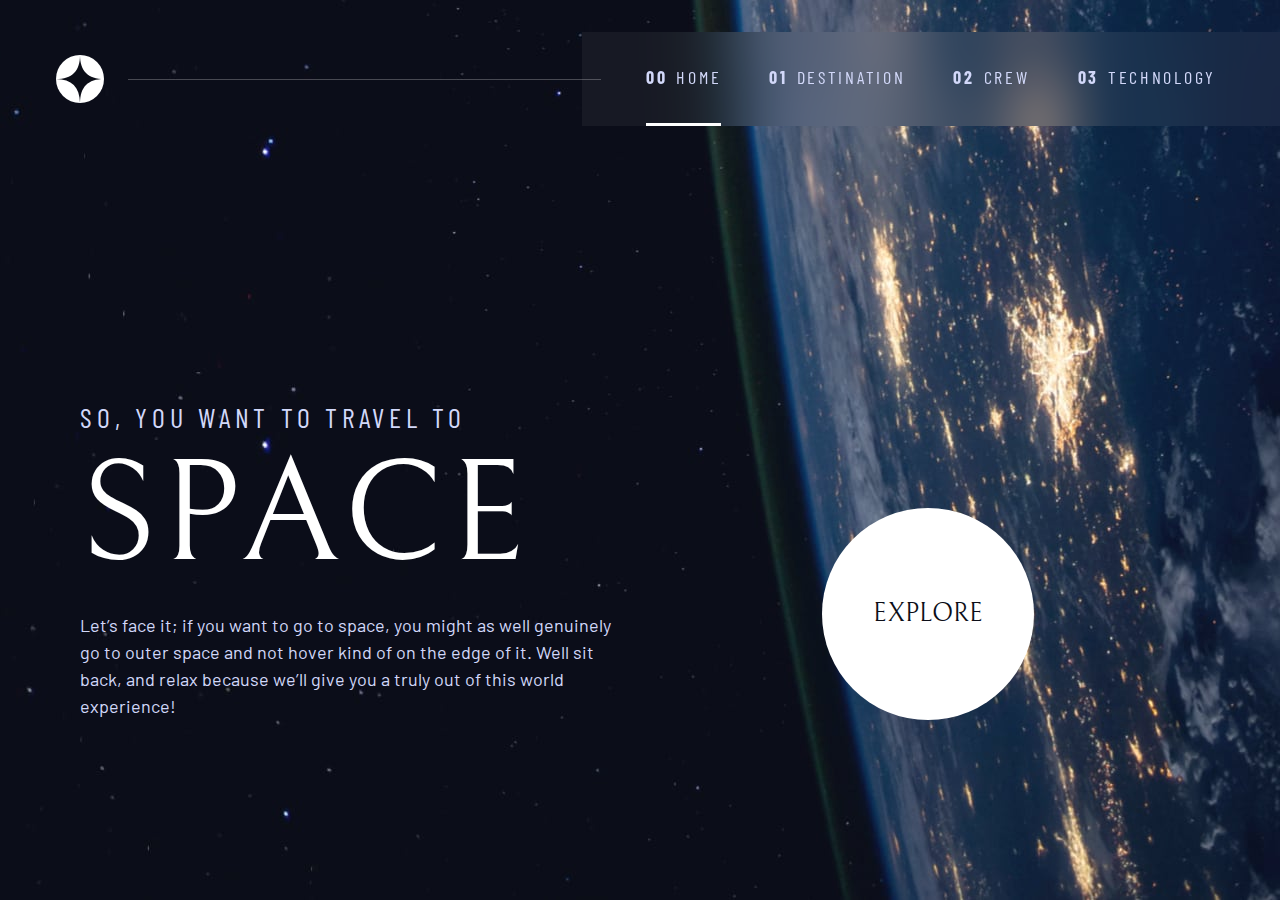
<file: index.html>
<!DOCTYPE html>
<html lang="en">
  <head>
    <meta charset="UTF-8" />
    <meta name="viewport" content="width=device-width, initial-scale=1.0" />
    <!-- Google fonts -->
    <link rel="preconnect" href="https://fonts.googleapis.com" />
    <link rel="preconnect" href="https://fonts.gstatic.com" crossorigin />
    <link
      href="https://fonts.googleapis.com/css2?family=Barlow+Condensed:wght@400;700&family=Bellefair&family=Barlow:wght@400;700&display=swap"
      rel="stylesheet"
    />

    <!-- Custom CSS -->
    <link rel="stylesheet" href="index.css" />
    <link
      rel="icon"
      type="image/png"
      sizes="32x32"
      href="./assets/favicon-32x32.png"
    />

    <title> Space tourism website</title>
  </head>
  <body class="home">
    <a class="skip-to-content" href="#main">Skip to content</a>
    <header class="flex primary-header">
      <div>
        <img
          src="./assets/shared/logo.svg"
          alt="Space Tourism Logo"
          class="logo"
        />
      </div>
      <button class="mobile-nav-toggle" aria-controls="primary-navigation"><span class="sr-only" aria-expanded="false">Menu</span></button>
      <nav>
        <ul   id="primary-navigation" data-visible="false"  class="primary-navigation underline-indicators flex">
          <li aria-selected="true" class="active" >
            <a
              href="index.html"
              class="uppercase fs-400 ff-sans-cond text-light letter-spacing-2"
              ><span aria-hidden="true">00</span>Home</a
            >
          </li>
          <li aria-selected="false"  >
            <a
              href="destination.html" onclick="destinationPage()"
              class="uppercase fs-400 ff-sans-cond text-light letter-spacing-2"
              ><span aria-hidden="true">01</span>Destination</a
            >
          </li>
          <li aria-selected="false">
            <a
              href="crew.html"
              class="uppercase fs-400 ff-sans-cond text-light letter-spacing-2"
              ><span aria-hidden="true">02</span>Crew</a
            >
          </li>
          <li aria-selected="false">
            <a
              href="technology.html"
              class="uppercase fs-400 ff-sans-cond text-light letter-spacing-2"
              ><span aria-hidden="true">03</span>Technology</a
            >
          </li>
        </ul>
      </nav>
    </header>

    <main id="main" class="grid-container grid-container--home">
      <div class="flow">
        <h1 class="text-light fs-500 ff-sans-cond uppercase letter-spacing-1">So, you want to travel to
        <span class="fs-900 ff-serif text-white d-block">Space</span></h1>
        <p class="text-light">Let’s face it; if you want to go to space, you might as well genuinely go to 
        outer space and not hover kind of on the edge of it. Well sit back, and relax 
        because we’ll give you a truly out of this world experience! </p>
      </div>
      <div>
        <a href="destination.html" class="large-button uppercase ff-serif text-dark bg-white">Explore</a>
      </div>
    </main>


    <!-- JS link -->
    <script type="module" src="index.js"></script>
  </body>
</html>
</file>
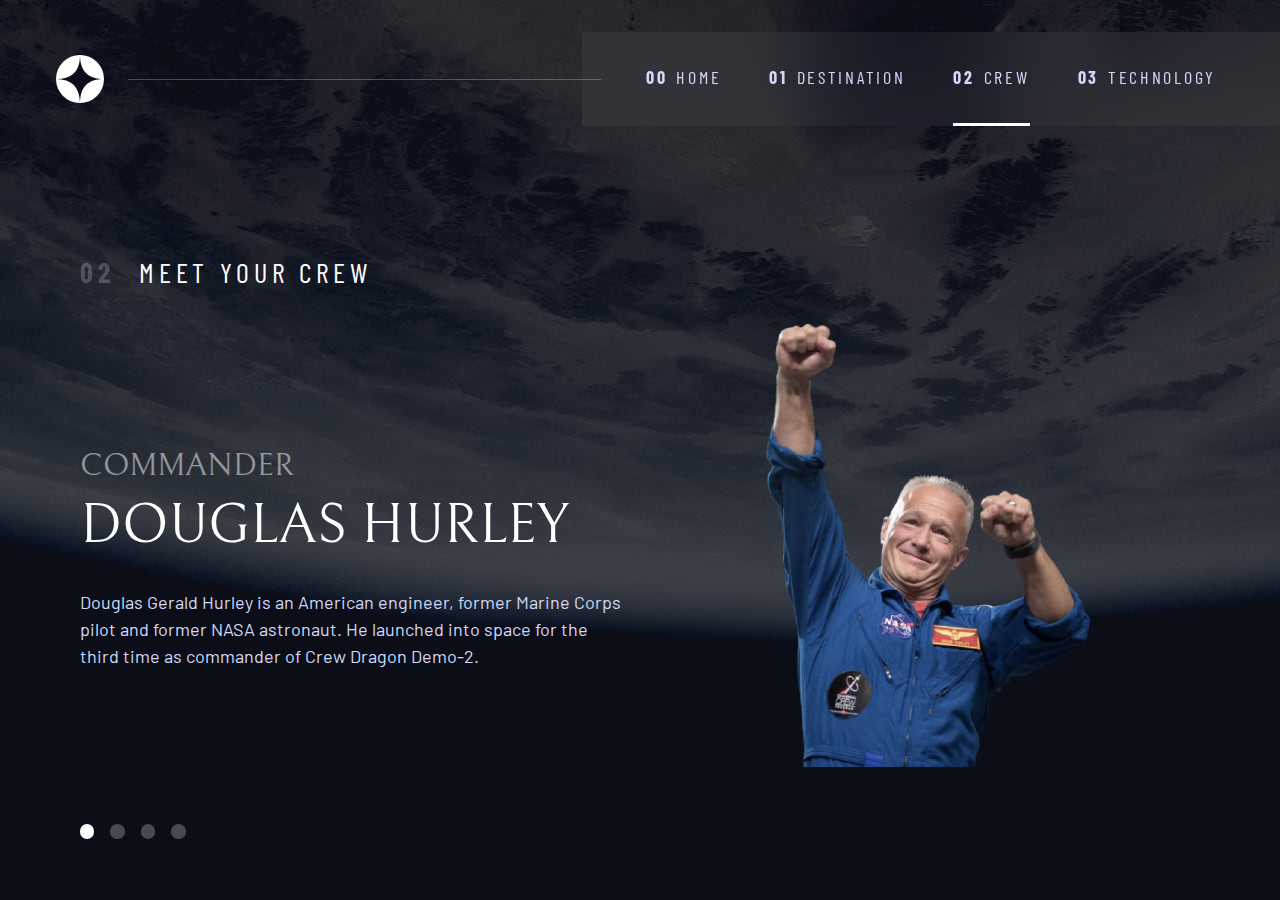
<file: crew.html>
<!DOCTYPE html>
<html lang="en">
  <head>
    <meta charset="UTF-8" />
    <meta name="viewport" content="width=device-width, initial-scale=1.0" />
    <!-- Google fonts -->
    <link rel="preconnect" href="https://fonts.googleapis.com" />
    <link rel="preconnect" href="https://fonts.gstatic.com" crossorigin />
    <link
      href="https://fonts.googleapis.com/css2?family=Barlow+Condensed:wght@400;700&family=Bellefair&family=Barlow:wght@400;700&display=swap"
      rel="stylesheet"
    />

    <!-- Custom CSS -->
    <link rel="stylesheet" href="index.css" />
    <link
      rel="icon"
      type="image/png"
      sizes="32x32"
      href="./assets/favicon-32x32.png"
    />

    <title>Space tourism website</title>
  </head>

  <body class="crew">
    <a class="skip-to-content" href="#main">Skip to content</a>
    <header class="flex primary-header">
      <div>
        <img
          src="./assets/shared/logo.svg"
          alt="Space Tourism Logo"
          class="logo"
        />
      </div>
      <button class="mobile-nav-toggle" aria-controls="primary-navigation"><span class="sr-only" aria-expanded="false">Menu</span></button>
      <nav>
        <ul   id="primary-navigation" data-visible="false"  class="primary-navigation underline-indicators flex">
          <li aria-selected="false">
            <a
              href="index.html"
              class="uppercase fs-400 ff-sans-cond text-light letter-spacing-2"
              ><span aria-hidden="true">00</span>Home</a
            >
          </li>
          <li aria-selected="false">
            <a
              href="destination.html"
              class="uppercase fs-400 ff-sans-cond text-light letter-spacing-2"
              ><span aria-hidden="true">01</span>Destination</a
            >
          </li>
          <li aria-selected="true" class="active" >
            <a
              href="crew.html"
              class="uppercase fs-400 ff-sans-cond text-light letter-spacing-2"
              ><span aria-hidden="true">02</span>Crew</a
            >
          </li>
          <li aria-selected="false">
            <a
              href="technology.html"
              class="uppercase fs-400 ff-sans-cond text-light letter-spacing-2"
              ><span aria-hidden="true">03</span>Technology</a
            >
          </li>
        </ul>
      </nav>
    </header>

    <main id="main" class="grid-container grid-container--crew flow">
      <h1 class="numbered-title slideRight"><span aria-hidden="true">02</span> Meet your crew</h1>

      <div class=" dot-indicators flex">
        <button  aria-selected="true"  id="commander"><span class="sr-only">The commander</span></button>
        <button  aria-selected="false" id="specialist"><span class="sr-only">The mission specialist</span></button>
        <button  aria-selected="false" id="pilot"><span class="sr-only">The pilot</span></button>
        <button  aria-selected="false" id="engineer"><span class="sr-only">The crew engineer</span></button>
      </div>           

<article class="crew-info  flow">
  <header class="flow flow--space-small">
    <h2 class="fs-600 ff-serif uppercase" id="role">Commander</h2>
    <p class="fs-700 uppercase ff-serif" id="name">Douglas Hurley</p>
  </header>
  <p class="text-light" id="description">Douglas Gerald Hurley is an American engineer, former Marine Corps pilot 
  and former NASA astronaut. He launched into space for the third time as 
  commander of Crew Dragon Demo-2.</p>
</article>

<picture class="slideRight">
  <source srcset="assets/crew/image-douglas-hurley.webp" id="webp-image" type="image/webp">
  <img src="assets/crew/image-douglas-hurley.png" id="png-image" alt="Douglas Hurley">
</picture>

    </main>
     <!-- JS link -->
<script type="module" src="crew.js"></script>
  </body>
</html>
</file>
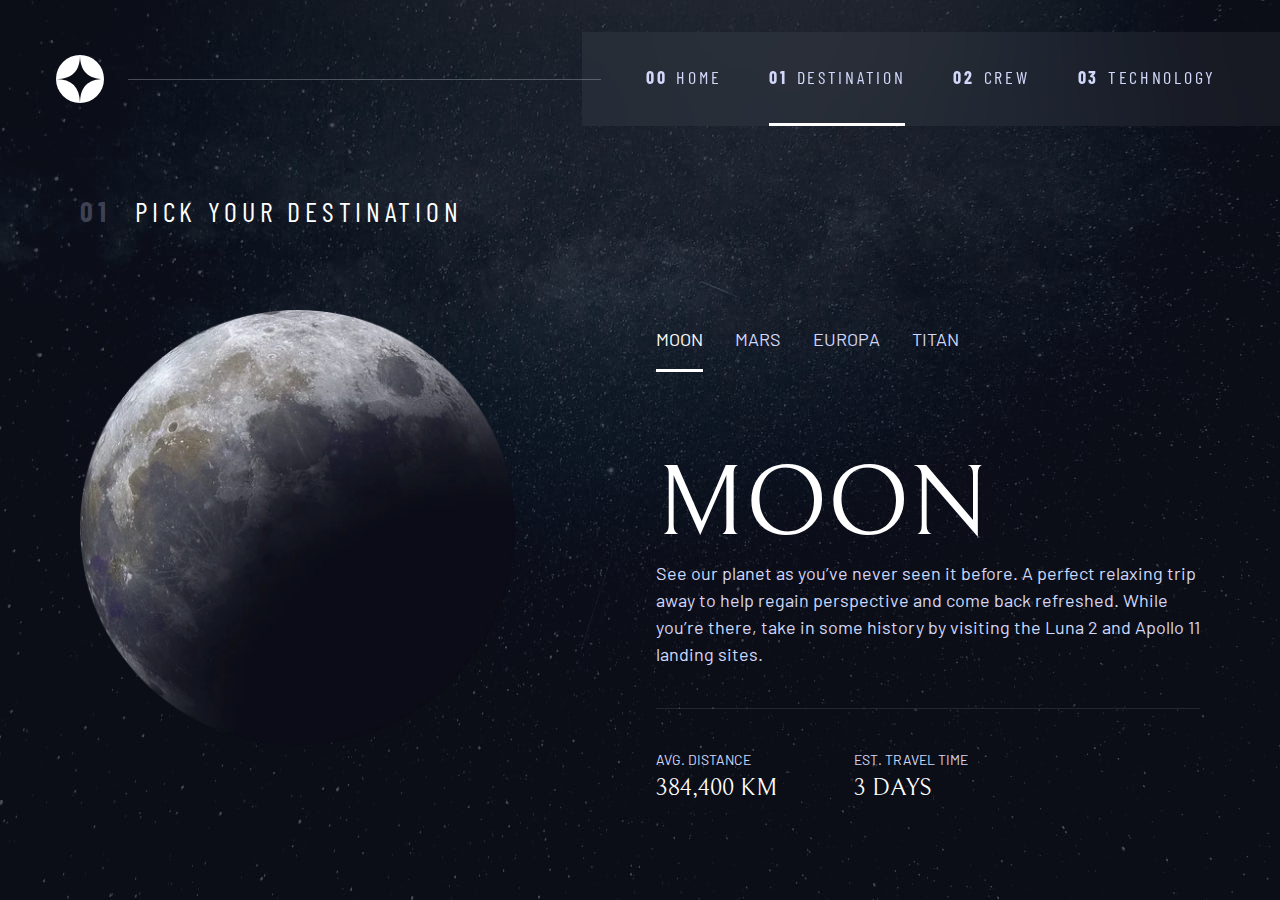
<file: destination.html>
<!DOCTYPE html>
<html lang="en">
  <head>
    <meta charset="UTF-8" />
    <meta name="viewport" content="width=device-width, initial-scale=1.0" />
    <!-- Google fonts -->
    <link rel="preconnect" href="https://fonts.googleapis.com" />
    <link rel="preconnect" href="https://fonts.gstatic.com" crossorigin />
    <link
      href="https://fonts.googleapis.com/css2?family=Barlow+Condensed:wght@400;700&family=Bellefair&family=Barlow:wght@400;700&display=swap"
      rel="stylesheet"
    />

    <!-- Custom CSS -->
    <link rel="stylesheet" href="index.css" />
    <link
      rel="icon"
      type="image/png"
      sizes="32x32"
      href="./assets/favicon-32x32.png"
    />

    <title>Space tourism website</title>
  </head>
  <body class="destination">
    <a class="skip-to-content" href="#main">Skip to content</a>
    <header class="flex primary-header">
      <div>
        <img
          src="./assets/shared/logo.svg"
          alt="Space Tourism Logo"
          class="logo"
        />
      </div>
      <button class="mobile-nav-toggle" aria-controls="primary-navigation"><span class="sr-only" aria-expanded="false">Menu</span></button>
      <nav>
        <ul   id="primary-navigation" data-visible="false"  class="primary-navigation underline-indicators flex">
          <li aria-selected="false">
            <a
              href="index.html"
              class="uppercase fs-400 ff-sans-cond text-light letter-spacing-2"
              ><span aria-hidden="true">00</span>Home</a
            >
          </li>
          <li aria-selected="true" class="active" >
            <a
              href="destination.html" 
              class="uppercase fs-400 ff-sans-cond text-light letter-spacing-2"
              ><span aria-hidden="true">01</span>Destination</a
            >
          </li>
          <li aria-selected="false">
            <a
              href="crew.html"
              class="uppercase fs-400 ff-sans-cond text-light letter-spacing-2"
              ><span aria-hidden="true">02</span>Crew</a
            >
          </li>
          <li aria-selected="false">
            <a
              href="technology.html"
              class="uppercase fs-400 ff-sans-cond text-light letter-spacing-2"
              ><span aria-hidden="true">03</span>Technology</a
            >
          </li>
        </ul>
      </nav>
    </header>

    <main id="main" class="grid-container grid-container--destination flow">

        <h1 class="numbered-title"><span aria-hidden="true">01</span> Pick your destination</h1>
        <picture class="rotate">
          <source id="webp-image" srcset="assets/destination/image-moon.webp" type="image/webp">
          <img id="png-image" src="assets/destination/image-moon.png" alt="the moon">
        </picture>
        <div class="tab-list underline-indicators flex">
          <button aria-selected="true" class="text-light uppercase" id="moon">Moon</button>
          <button aria-selected="false" class="text-light uppercase" id="mars">Mars</button>
          <button aria-selected="false" class="text-light uppercase" id="europa">Europa</button>
          <button aria-selected="false" class="text-light uppercase" id="titan">Titan</button>
      </div>
       

      <article class="destination-info">
        <h2 id="title" class="fs-800 ff-serif uppercase">Moon</h2>
  
        <p id="description" class="text-light"> See our planet as you’ve never seen it before. A perfect relaxing trip away to help 
        regain perspective and come back refreshed. While you’re there, take in some history 
        by visiting the Luna 2 and Apollo 11 landing sites.</p>

      <div class="destination-meta flex">
        <div>
          <h3 class="text-light fs-200 uppercase">Avg. distance</h3>
          <p id="distance" class="ff-serif uppercase">384,400 km</p>
        </div>
        <div>
          <h3 class="text-light fs-200 uppercase">Est. travel time</h3>
          <p id="time"  class="ff-serif uppercase">3 days</p>
        </div>
      </div>
      </article>


    </main>


    <!-- JS link -->
    <script type="module" src="destination.js"></script>
  </body>
</html>
</file>
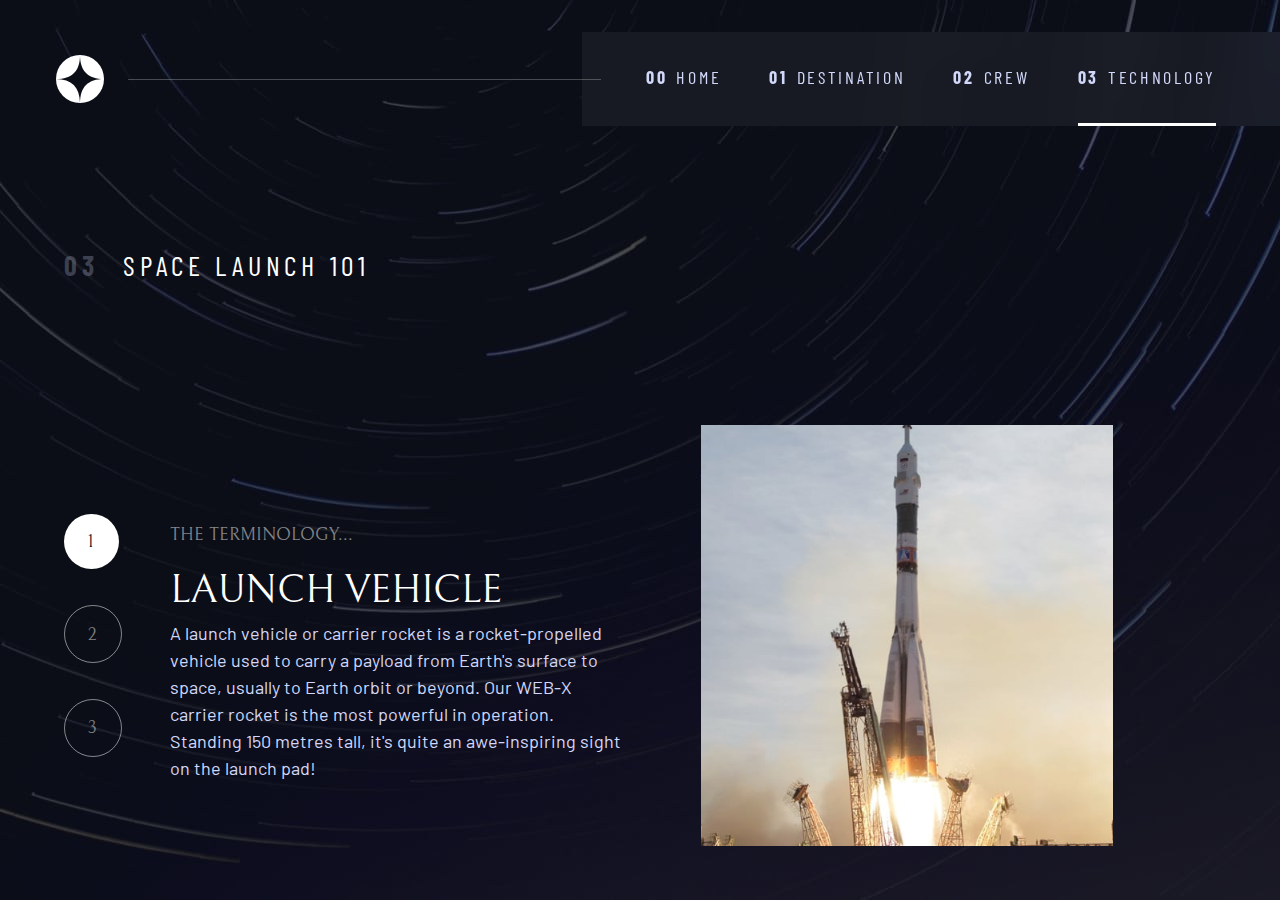
<file: technology.html>
<html lang="en">
  <head>
    <meta charset="UTF-8" />
    <meta name="viewport" content="width=device-width, initial-scale=1.0" />
    <!-- Google fonts -->
    <link rel="preconnect" href="https://fonts.googleapis.com" />
    <link rel="preconnect" href="https://fonts.gstatic.com" crossorigin />
    <link
      href="https://fonts.googleapis.com/css2?family=Barlow+Condensed:wght@400;700&family=Bellefair&family=Barlow:wght@400;700&display=swap"
      rel="stylesheet"
    />

    <!-- Custom CSS -->
    <link rel="stylesheet" href="index.css" />
    <link
      rel="icon"
      type="image/png"
      sizes="32x32"
      href="./assets/favicon-32x32.png"
    />

    <title>Space tourism website</title>
  </head>

  <body class="technology">
    <a class="skip-to-content" href="#main">Skip to content</a>
    <header class="flex primary-header">
      <div>
        <img
          src="./assets/shared/logo.svg"
          alt="Space Tourism Logo"
          class="logo"
        />
      </div>
      <button class="mobile-nav-toggle" aria-controls="primary-navigation"><span class="sr-only" aria-expanded="false">Menu</span></button>
      <nav>
        <ul   id="primary-navigation" data-visible="false"  class="primary-navigation underline-indicators flex">
          <li aria-selected="false">
            <a
              href="index.html"
              class="uppercase fs-400 ff-sans-cond text-light letter-spacing-2"
              ><span aria-hidden="true">00</span>Home</a
            >
          </li>
          <li aria-selected="false">
            <a
              href="destination.html"
              class="uppercase fs-400 ff-sans-cond text-light letter-spacing-2"
              ><span aria-hidden="true">01</span>Destination</a
            >
          </li>
          <li aria-selected="false"  >
            <a
              href="crew.html"
              class="uppercase fs-400 ff-sans-cond text-light letter-spacing-2"
              ><span aria-hidden="true">02</span>Crew</a
            >
          </li>
          <li aria-selected="true" class="active">
            <a
              href="technology.html"
              class="uppercase fs-400 ff-sans-cond text-light letter-spacing-2"
              ><span aria-hidden="true">03</span>Technology</a
            >
          </li>
        </ul>
      </nav>
    </header>

    <main id="main" class="grid-container grid-container--technology flow">
      <h1 class="numbered-title slideRight"><span aria-hidden="true">03</span> Space launch 101</h1>
    

  <article class="technology-info flex  flow">
    
    <div class=" number-indicators flex">
      <button aria-selected="true" id="one" class="bg-dark ff-serif">1</button>
      <button aria-selected="false" id="two" class="bg-dark ff-serif">2</button>
      <button aria-selected="false" id="three" class="bg-dark ff-serif">3</button>
  </div>    

  <div>
    <header class="flow flow--space-small">
    <h2 class="fs-400 ff-serif uppercase" id="role">The terminology...</h2>
     <p class=" uppercase ff-serif" id="name">Launch Vehicle</p>
  </header>
  <p class="text-light" id="description">  A launch vehicle or carrier rocket is a rocket-propelled vehicle used to carry a 
    payload from Earth's surface to space, usually to Earth orbit or beyond. Our 
    WEB-X carrier rocket is the most powerful in operation. Standing 150 metres tall, 
    it's quite an awe-inspiring sight on the launch pad!</p>
  </div>
</article>

<picture>
  <img src="assets/technology/image-launch-vehicle-landscape.jpg" id="landscape-image" alt="Douglas Hurley">
  <img src="assets/technology/image-launch-vehicle-portrait.jpg" id="portrait-image" alt="">
</picture>

    </main>
  <script type="module" src="technology.js"></script>
</body>
</html>
</file>
<file: index.css>
/* ------------------- */
/* Custom properties   */
/* ------------------- */

:root {
    /* colors */
    --clr-dark: 230 35% 7%;
    --clr-light: 231 77% 90%;
    --clr-white: 0 0% 100%;
    
    /* font-sizes */
    --fs-900: clamp(5rem, 10vw + 1rem, 9.375rem);
    --fs-800: 3.5rem;
    --fs-700: 1.5rem;
    --fs-600: 1rem;
    --fs-500: 1rem;
    --fs-400: 0.9375rem;
    --fs-300: 1rem;
    --fs-200: 0.875rem;

    /* font-families */
    --ff-serif: "Bellefair", serif;
    --ff-sans-cond: "Barlow Condensed", sans-serif;
    --ff-sans-normal: "Barlow", sans-serif;
}

@media (min-width:35em){
  :root {
    --fs-800: 5rem;
    --fs-700: 2.5rem;
    --fs-600: 1.5rem;
    --fs-400: 1rem;
    --fs-500: 1.25rem;
}
}
@media(min-width:45em){
  :root {
    /* font-sizes */
    --fs-800: 6.25rem;
    --fs-700: 3.5rem;
    --fs-600: 2rem;
    --fs-500:1.75rem;
    --fs-400: 1.125rem;
}
}


/* ------------------- */
/*      Reset          */
/* ------------------- */



/*-------------------------------------------------------------------*/
/* Box sizing rules ( https://piccalil.li/blog/a-modern-css-reset/ ) */
/*-------------------------------------------------------------------*/
*,
*::before,
*::after {
  box-sizing: border-box;
}

/* Prevent font size inflation */
html {
    -moz-text-size-adjust: none;
    -webkit-text-size-adjust: none;
    text-size-adjust: none;
  }

/* Remove default margin in favour of better control in authored CSS */
body, 
h1, 
h2, 
h3, 
h4, 
p,
figure,
picture
{
  margin: 0;
}

/* font-weight default for all */
h1, 
h2, 
h3, 
h4, 
p{
    font-weight: 400;
}

/* Set core body defaults */
body {
min-height: 100vh;
line-height: 1.5;
font-family: var(--ff-sans-normal);
font-size: var(--fs-400);
background-color: hsl( var(--clr-dark));
color: hsl( var(--clr-white));
display: grid;
grid-template-rows: min-content 1fr;
}

/* Make images easier to work with */
img,
picture {
  max-width: 100%;
  display: block;
}

/* Inherit fonts for inputs and buttons */
input, button,
textarea, select {
  font: inherit;
}

/* remove animations for people who've turned them off */
/* @media (prefers-reduced-motion: reduce) {  
    *,
    *::before,
    *::after {
      animation-duration: 0.01ms !important;
      animation-iteration-count: 1 !important;
      transition-duration: 0.01ms !important;
      scroll-behavior: auto !important;
    }
  } */

/* --------------------------------- */
/*    Utility Classes   */
/* -------------------------------- */

/* https://piccalil.li/blog/a-modern-css-reset/ */

/* general class */
.flex{
    display: flex;
    gap: var(--gap,1rem);    
}
.flow>*:where(:not(:first-child)){
  margin-top: var(--flow-space, 1rem);
  /* outline: 1px solid red; */
}
.flow--space-small {
  --flow-space: .75rem;
}
.grid{
    display: grid;
    gap: var(--gap,1rem);
}

.d-block{
  display: block;
}

.container{
    padding-inline: 2em;
    margin-inline: auto;
    max-width: 70rem;
}


/* For Screen Reader Only (visually-impaired)*/
.sr-only {
    position: absolute;
    width: 1px;
    height: 1px;
    padding: 0;
    margin: -1px;
    overflow: hidden;
    clip: rect(0, 0, 0, 0);
    white-space: nowrap; /* added line */
    border: 0;
  }
  .skip-to-content {
    position: absolute;
    z-index: 9999;
    background: hsl( var(--clr-white) );
    color: hsl( var(--clr-dark) );
    padding: .5em 1em;
    margin-inline: auto;
    transform: translateY(-100%);
    transition: transform 250ms ease-in;
}

.skip-to-content:focus {
    transform: translateY(0);
}

  .box{
    padding: 3rem;
    background-color: lightblue;
    
  }

  /* Colors classes */
  .bg-dark {background-color: hsl( var(--clr-dark) );}
  .bg-light {background-color: hsl( var(--clr-light) );}
  .bg-white {background-color: hsl( var(--clr-white) );}

  .text-dark {color: hsl( var(--clr-dark) );}
  .text-light {color: hsl( var(--clr-light) );}
  .text-white {color: hsl( var(--clr-white) );}

  /* Typography */

  /* font sizes */
  .fs-900{font-size: var(--fs-900);}
  .fs-800{font-size: var(--fs-800);}
  .fs-700{font-size: var(--fs-700);}
  .fs-600{font-size: var(--fs-600);}
  .fs-500{font-size: var(--fs-500);}
  .fs-400{font-size: var(--fs-400);}
  .fs-300{font-size: var(--fs-300);}
  .fs-200{font-size: var(--fs-200);}

  /* font-families */
  .ff-serif{font-family: var(--ff-serif);}
  .ff-sans-cond{font-family: var(--ff-sans-cond);}
  .ff-sans-normal{font-family: var(--ff-sans-normal);}

/* line height for larger fonts  */
.fs-900,
.fs-800,
.fs-700,
.fs-600 {
    line-height: 1.1;
}
/* letter Spacing */
.letter-spacing-1 { letter-spacing: 4.75px; } 
.letter-spacing-2 { letter-spacing: 2.7px; } 
.letter-spacing-3 { letter-spacing: 2.35px; } 

.uppercase { text-transform: uppercase; }

.numbered-title{
  font-family: var(--ff-sans-cond);
  text-transform: uppercase;
  letter-spacing: 4.72px;
  font-size: var(--fs-500);
}

.numbered-title span{
  font-weight: 700;
  color: hsl( var(--clr-light)/.25 );
  margin-right: 0.5em;
}

/* --------------------------------- */
/*   Components   */
/* -------------------------------- */

.large-button{
  font-size: 1.6rem;
  position: relative;
  display: inline-grid;
  padding:0 2em;
  aspect-ratio: 1;
  place-items: center;
  border-radius: 50%;
  text-decoration: none;
}

.large-button::after{
  content: '';
  width: 100%;
  height: 100%;
  position: absolute;
  border-radius: 50%;
  z-index: -1;
  background-color: hsl(var(--clr-white)/.15);
  opacity: 0;
  transition: opacity linear 500ms , transform 750ms ease-in-out;
}

.large-button:hover::after,
.large-button:focus::after{
  transform: scale(1.5);
  opacity: 1;
}

/* Primary Header  */

.logo{
  margin: 1.5rem clamp(1.5rem, 5vw, 3.5rem);
}
.primary-header{
  justify-content: space-between;
  align-items: center;
}
.primary-navigation a{
  text-decoration: none;
 
}
.primary-navigation{
  list-style: none;
  padding: 0;
  margin: 0;
  --gap:clamp(1.5rem , 5vw , 3rem);
  --underline-gap:2rem;
  background: hsl( var(--clr-dark) / 0.95);
}
.primary-navigation a>span{
  margin-right: 0.5em;
  font-weight: 700;
}
/* Checks browser support for back-drop filter */
@supports( backdrop-filter: blur(30px)){
  .primary-navigation{
    backdrop-filter: blur(30px);
    background-color:hsl( var(--clr-white) / 0.05) ;
  }

}

/*---------------  */
/* Mobile View Nav-Bar */
/* --------------- */
.mobile-nav-toggle{
  display: none;
}

@media (max-width:35rem){
    .primary-navigation{
        --underline-gap:0.5rem;
        position: fixed;
        padding: min(6rem, 20vh) 2rem;
        z-index: 1000;
        inset: 0 0 0 30%;
        flex-direction: column;
        transform: translateX(100%);
      }
  /* Show close button when data-visible attribue is set through Js */
      .primary-navigation[data-visible="true"]{
        transform: translateX(0);
      }
      .mobile-nav-toggle{
        display: block;
        cursor: pointer;
        position: absolute;
        z-index: 2000;
        right: 1rem;
        top: 2rem;
        background: transparent;
        background-position: center;
        border: 0;
        background-image: url(./assets/shared/icon-hamburger.svg);
        background-repeat: no-repeat;
        width: 1.5rem;
        aspect-ratio: 1;
    }

/* Pressinng tab button will create outline on button to highlight */
    .mobile-nav-toggle:focus-visible{
      outline: 4px solid hsl(--clr-light);
      outline-offset: 2px;
    }

/* Show close button when aria-expanded attribue is set through Js */
    .mobile-nav-toggle[aria-expanded="true"]{
      background-image: url('./assets/shared/icon-close.svg');
    }

      .primary-navigation.underline-indicators>* {
        border: 0;
    }

}

@media (min-width: 35em) {
  .primary-navigation {
      padding-inline:clamp(3rem,5vw,7rem) ;
  }
}
@media (min-width:35em) and (max-width:44.99em) {
  
   .primary-navigation a > span{
    display: none;
   }
}
@media (min-width: 45em) {
  
    nav{
      order: 2;
    }
    .primary-header::after{
      content: '';
      display: block;
      position: relative;
      background-color: hsl(var(--clr-white)/.25);
      order: 1;
      height: 1px;
      width: 100%;
      z-index: 1000;
      margin-right: -2.2rem;
    }
    .primary-navigation {
        margin-block: 2rem;
    }
}

.underline-indicators >* {
  padding: var(--underline-gap, 1rem) 0;
  border: 0;
  border-bottom: .2rem solid hsl( var(--clr-white) / 0 );
  background-color: transparent;
}

.underline-indicators > li:hover,
.underline-indicators > button:hover,
.underline-indicators > *:focus 
{
  cursor: pointer;
  border-color: hsl( var(--clr-white) / .5);
}

.underline-indicators >.active,
.underline-indicators>[aria-selected=true]
{
  color: hsl(var(--clr-white))!important;
  border-color: hsl( var(--clr-white) / 1)!important;
}

.tab-list{
  --gap:2rem;
}

.dot-indicators>*{
  cursor: pointer;
  border: 0;
  border-radius: 50%;
  aspect-ratio: 1;
  padding: .4em;
  background-color: hsl(var(--clr-white)/.25);
}
.dot-indicators>button{
  z-index: 100;
}
.dot-indicators>button:hover{
  background-color: hsl( var(--clr-white) / .5);
}
.dot-indicators>[aria-selected=true]{
  background-color: hsl( var(--clr-white) / 1)!important;
}

.number-indicators>*{
  cursor: pointer;
  border-radius: 50%;
  padding-inline: 1.3em;
  aspect-ratio: 1;
  border: 0.5px solid hsl( var(--clr-white) / .5);
  background-color: var(--clr-dark);
  color: hsl( var(--clr-white) / .5);
  
}

.number-indicators>button:hover{
 color: hsl( var(--clr-white) / 1);
 border-color: hsl( var(--clr-white) / .8);
}

.number-indicators>[aria-selected=true]{
  background-color: hsl( var(--clr-white) / 1)!important;
  color: hsl( var(--clr-dark))!important;
}

/* ----------------------------- */
/* Page specific background      */
/* ----------------------------- */
body {
  background-size: cover;
  background-position: bottom center;
}

/* ---------------------------- */
/* Background Images of pages */
/* ----------------------------- */
/* home */

.home {
  background-image: url(./assets/home/background-home-mobile.jpg);
}
@media (min-width: 35rem){
  .home{
    background-position: center center;
    background-image: url(./assets/home/background-home-tablet.jpg);
  }
}
@media (min-width: 45rem){
  .home{
    background-image: url(./assets/home/background-home-desktop.jpg);
  }
}

/* destination */
.destination {
  background-image: url(./assets/destination/background-destination-mobile.jpg);
}
@media (min-width: 35rem){
  .destination{
    background-position: center center;
    background-image: url(./assets/destination/background-destination-tablet.jpg);
  }
}
@media (min-width: 45rem){
  .destination{
    background-image: url(./assets/destination/background-destination-desktop.jpg);
  }
}

/* crew */
.crew{
  background-image: url(./assets/crew/background-crew-mobile.jpg);
}
@media (min-width: 35rem){
  .crew{
    background-position: center center;
    background-image: url(assets/crew/background-crew-tablet.jpg);
  }
}
@media (min-width: 45rem){
  .crew{
    background-image: url(assets/crew/background-crew-desktop.jpg);
  }
}
/* technology */
.technology{
  background-image: url(./assets/technology/background-technology-mobile.jpg);
}
@media (min-width: 35rem){
  .technology{
    background-position: center center;
    background-image: url(assets/technology/background-technology-tablet.jpg);
  }
}
@media (min-width: 45rem){
  .technology{
    background-image: url(assets/technology/background-technology-desktop.jpg);
  }
}
/*  */
/*Layout */
/*  */

.grid-container{
  display: grid;
  place-items: center;
  text-align:center;
  padding-inline: 1rem;
  padding-bottom: 3rem;
}
.grid-container p:not([class]) {
  max-width: 50ch;
}

/* Destination Layout */
.numbered-title {
    grid-area: title;
}
.grid-container--destination {
    --flow-space: 2rem;
    grid-template-areas: 
        'title'
        'image'
        'tabs'
        'content';
}

.grid-container--destination > picture {
    grid-area: image;
    max-width: 60%;
}

.grid-container--destination > .tab-list {
    grid-area: tabs;
}

.grid-container--destination > .destination-info {
    grid-area: content;
}

.destination-meta {
    flex-direction: column;
    border-top: 1px solid hsl( var(--clr-white) / .1);
    padding-top: 2.5rem;
    margin-top: 2.5rem;
    
}
.destination-meta p {
  font-size: 1.5rem;
}


/* Crew Layout */

.grid-container--crew {
  --flow-space: 2rem;
  grid-template-areas: 
      'title'
      'image'
      'tabs'
      'content';
}
.crew-info h2 {
  color: hsl( var(--clr-white) / .5);
}
.grid-container--crew > picture {
  grid-area: image;
  max-width: 40%;
  border-bottom: 1px solid hsl( var(--clr-white) / .1);
  
}

.grid-container--crew > .dot-indicators {
  grid-area: tabs;
}

.grid-container--crew > .crew-info{
  grid-area: content;
}

/* Technology Layout */
.grid-container--technology {
  --flow-space: 2rem;
  grid-template-areas: 
      'title'
      'image'
      'tabs'
      'content';
}
.grid-container--technology > picture{
  grid-area: image;
}
.grid-container--technology > picture{
  grid-area: image;
}

.grid-container--technology > {
  grid-area: image;
}

.grid-container--technology > .technology-info{
  grid-area: content;
  flex-direction: column;
  align-items: center;
}
.technology-info > div>header h2{
  color: hsl( var(--clr-white) / .5);
}
.technology-info > div>header p{
  font-size: 2.5rem;
  
}
#landscape-image{
  display: block;
}
#portrait-image{
  display: none;
}


@media (min-width: 35em) {
  .numbered-title {
      justify-self: start;
      margin-top: 2rem;
  }
  .destination-meta {
      flex-direction: row;
      justify-content: space-around;
   }

   .grid-container--crew {
    padding-bottom: 0;
    grid-template-areas: 
        'title'
        'content'
        'tabs'
        'image';
  }


}


@media (min-width: 45em) {
  .grid-container {
    text-align: left;
      column-gap: var(--container-gap, 2rem);
      grid-template-columns: minmax(2rem, 1fr) repeat(2, minmax(0, 40rem)) minmax(2rem, 1fr);
  }
  .grid-container--home{
    align-items: end; 
    padding-bottom: max(6rem,20vh);
  }
  
  .grid-container--home > *:first-child {
      grid-column: 2;
  }
  .grid-container--home > *:last-child {
      grid-column: 3;
     
  }

  .grid-container--destination {
    --flow-space: 2rem;
    justify-items: start; 
    align-items: start;
    grid-template-areas: 
        '. title title .'
        '. image tabs .'
        '. image content .';
   }
   .grid-container--destination > picture {
    max-width: 80%;
   }
  .destination-meta {
    --gap: min(6vw, 6rem);
    justify-content: start;
   }
   
   .grid-container--crew {

    grid-template-areas: 
        '. title image .'
        '. content image .'
        '. tabs image .';
        
}
  .grid-container--crew > picture{
  max-width: 60%;
  animation: slideUp 1s linear 1 ;
  border-bottom: none;

 }
 .grid-container--crew > .dot-indicators{
  justify-self: start;

 }
 .grid-container--crew>.crew-info
 {
  justify-self: start;
  
 }
 .grid-container--technology>.technology-info {
    justify-content: flex-start;
    flex-direction: row;
    --gap:clamp(1rem, 5vw, 3rem);
 }
 .grid-container--technology {
  grid-template-areas: 
      '. title title .'
      '. content image .';
      justify-items: end;
      padding: 0;
      margin: 0;
}
.technology
   .number-indicators{
    flex-direction: column;
    --gap: 2em;
    align-items: flex-start;
    justify-content: flex-start;
  }
  #landscape-image{
    display: none;
  }
  #portrait-image{
    max-width: 80%;
    display: block;
  }
}



/* Animations */
.slideRight{
  animation: slideRight 1s linear 1 ;
  
}
.rotate{
  animation: rotate 50s linear infinite ;
  
}
@keyframes slideUp {
  0%{
    transform: translateY(30%);
  }
  100%{
    transform: translateY(0);
  }
}

@keyframes slideRight {
  0%{
    transform: translateX(-20%);
    opacity: 0;
  }
  100%{
    transform: translateX(0);
    opacity: 1;
  }
}

@keyframes rotate{
  0%{
    transform: rotate(360deg);
  }
  100%{
    transform: rotate(0);
  }
}
</file>
